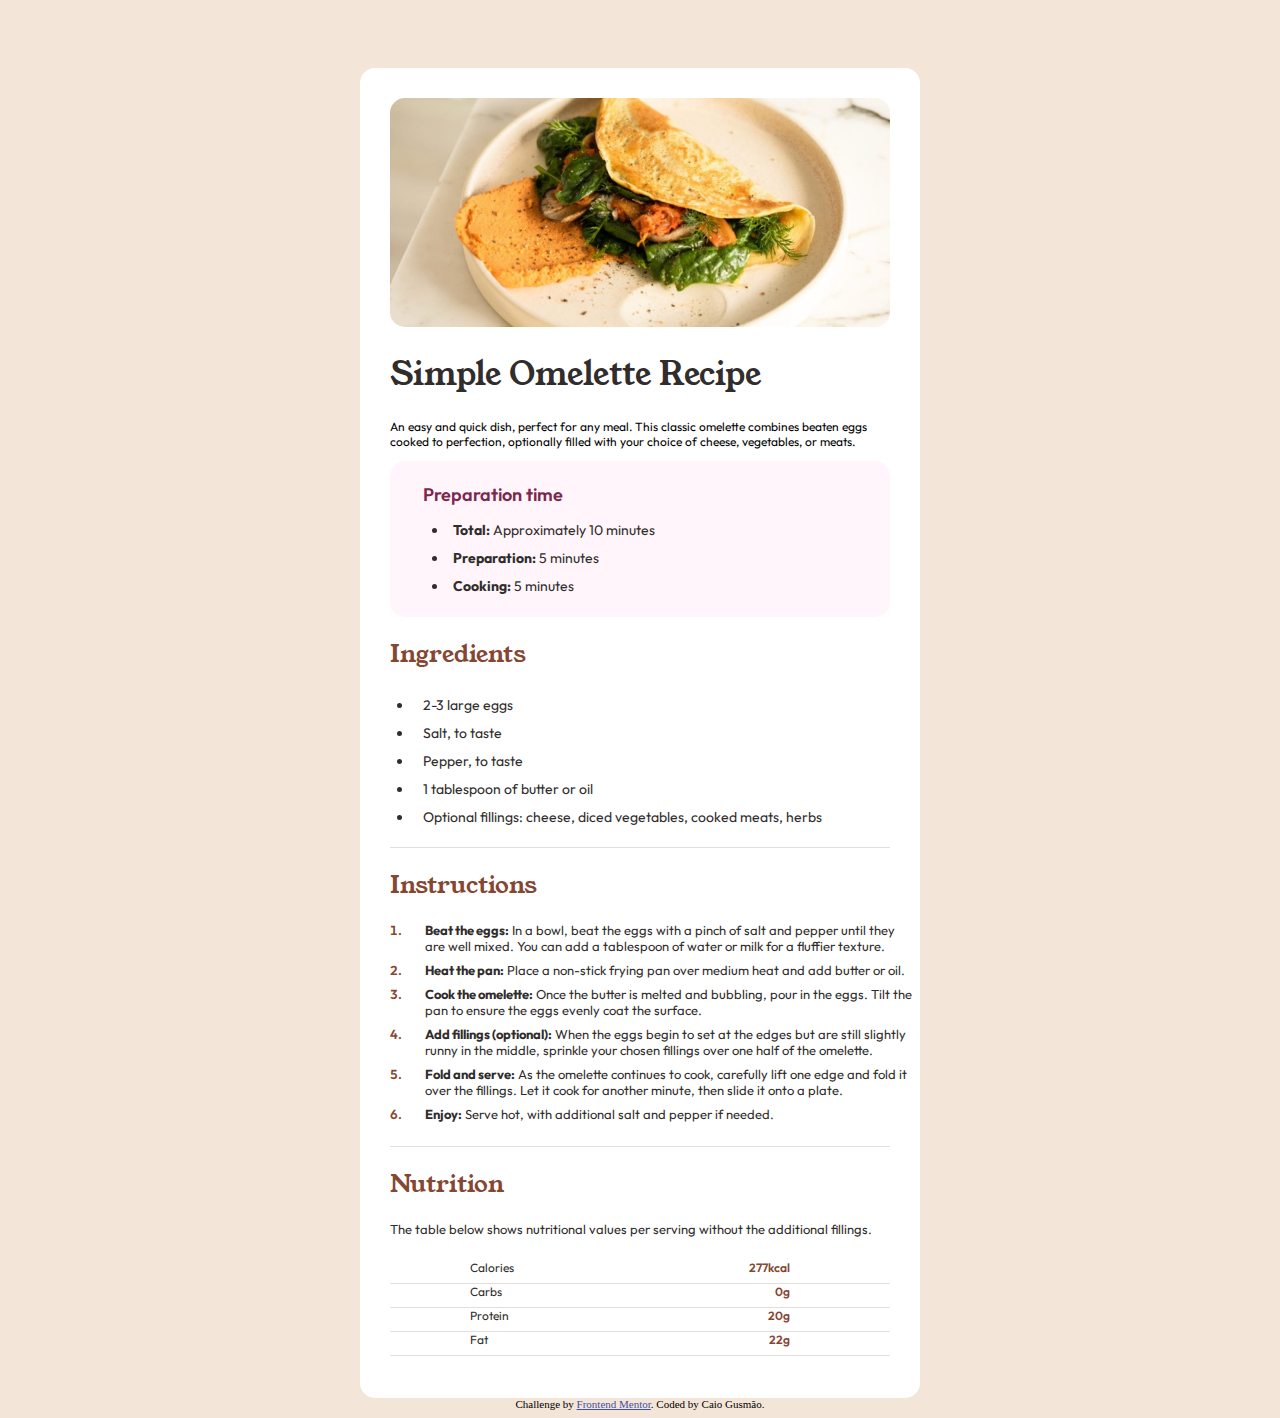
<file: index.html>
<!DOCTYPE html>
<html lang="en">

<head>
  <meta charset="UTF-8">
  <meta name="viewport" content="width=device-width, initial-scale=1.0"> <!-- displays site properly based on user's device -->
  <link rel="stylesheet" href="./recipe-page-main/style.css">
  <link rel="icon" type="image/png" sizes="32x32" href="./recipe-page-main/assets/images/favicon-32x32.png">
  <link rel="preconnect" href="https://fonts.googleapis.com">
  <link rel="preconnect" href="https://fonts.gstatic.com" crossorigin>
  <link href="https://fonts.googleapis.com/css2?family=Outfit:wght@100..900&family=Young+Serif&display=swap" rel="stylesheet">
  <title>Frontend Mentor | Recipe page</title>

  <!-- Feel free to remove these styles or customise in your own stylesheet 👍 -->
  <style>
    .attribution {
      font-size: 11px;
      text-align: center;
    }

    .attribution a {
      color: hsl(228, 45%, 44%);
    }
  </style>
</head>

<body>
  <div class="container">
    <img src="./Imagens/image-omelette.jpeg" alt="">
    <h1>Simple Omelette Recipe</h1>
    <p>An easy and quick dish, perfect for any meal. This classic omelette combines beaten eggs cooked
      to perfection, optionally filled with your choice of cheese, vegetables, or meats.</p>
    <div class="tempo-de-preparacao">
      <h2>Preparation time</h2>
      <ul>
        <li><strong>Total:</strong> Approximately 10 minutes</li>
        <li><strong>Preparation:</strong> 5 minutes</li>
        <li><strong>Cooking:</strong> 5 minutes</li>
      </ul>
    </div>
    <div class="ingredients">
      <h2>Ingredients</h2>
      <ul>
        <li>2-3 large eggs</li>
        <li>Salt, to taste</li>
        <li>Pepper, to taste</li>
        <li>1 tablespoon of butter or oil</li>
        <li>Optional fillings: cheese, diced vegetables, cooked meats, herbs</li>
      </ul>
    </div>
    <div class="instrucoes">
      <h2>Instructions</h2>
      <ol>
        <li><strong>Beat the eggs:</strong> In a bowl, beat the eggs with a pinch of salt and pepper until they are well mixed.
          You can add a tablespoon of water or milk for a fluffier texture.</li>

        <li><strong>Heat the pan:</strong> Place a non-stick frying pan over medium heat and add butter or oil.</li>

        <li><strong>Cook the omelette:</strong> Once the butter is melted and bubbling, pour in the eggs. Tilt the pan to ensure
          the eggs evenly coat the surface.</li>

        <li><strong>Add fillings (optional):</strong> When the eggs begin to set at the edges but are still slightly runny in the
          middle, sprinkle your chosen fillings over one half of the omelette.</li>

        <li><strong>Fold and serve:</strong> As the omelette continues to cook, carefully lift one edge and fold it over the
          fillings. Let it cook for another minute, then slide it onto a plate.</li>

        <li><strong>Enjoy:</strong> Serve hot, with additional salt and pepper if needed.</li>
      </ol>
    </div>
    <h2>Nutrition</h2>
    <p class="nutrition">The table below shows nutritional values per serving without the additional fillings.</p>

    <section class="table">
      <div class="item"><span class="grey-color">Calories</span>
        <span class="info">
          277kcal
        </span>
      </div>
      <div class="item"><span class="grey-color">Carbs</span>
        <span class="info">0g</span>
      </div>
      <div class="item"><span class="grey-color">Protein</span>
        <span class="info">20g</span>
      </div>
      <div class="item"><span class="grey-color">Fat</span>
        <span class="info">22g</span>
      </div>
    </section>
  </div>
  <div class="attribution">
    Challenge by <a href="https://www.frontendmentor.io?ref=challenge" target="_blank">Frontend Mentor</a>.
    Coded by Caio Gusmão.
  </div>
</body>

</html>
</file>
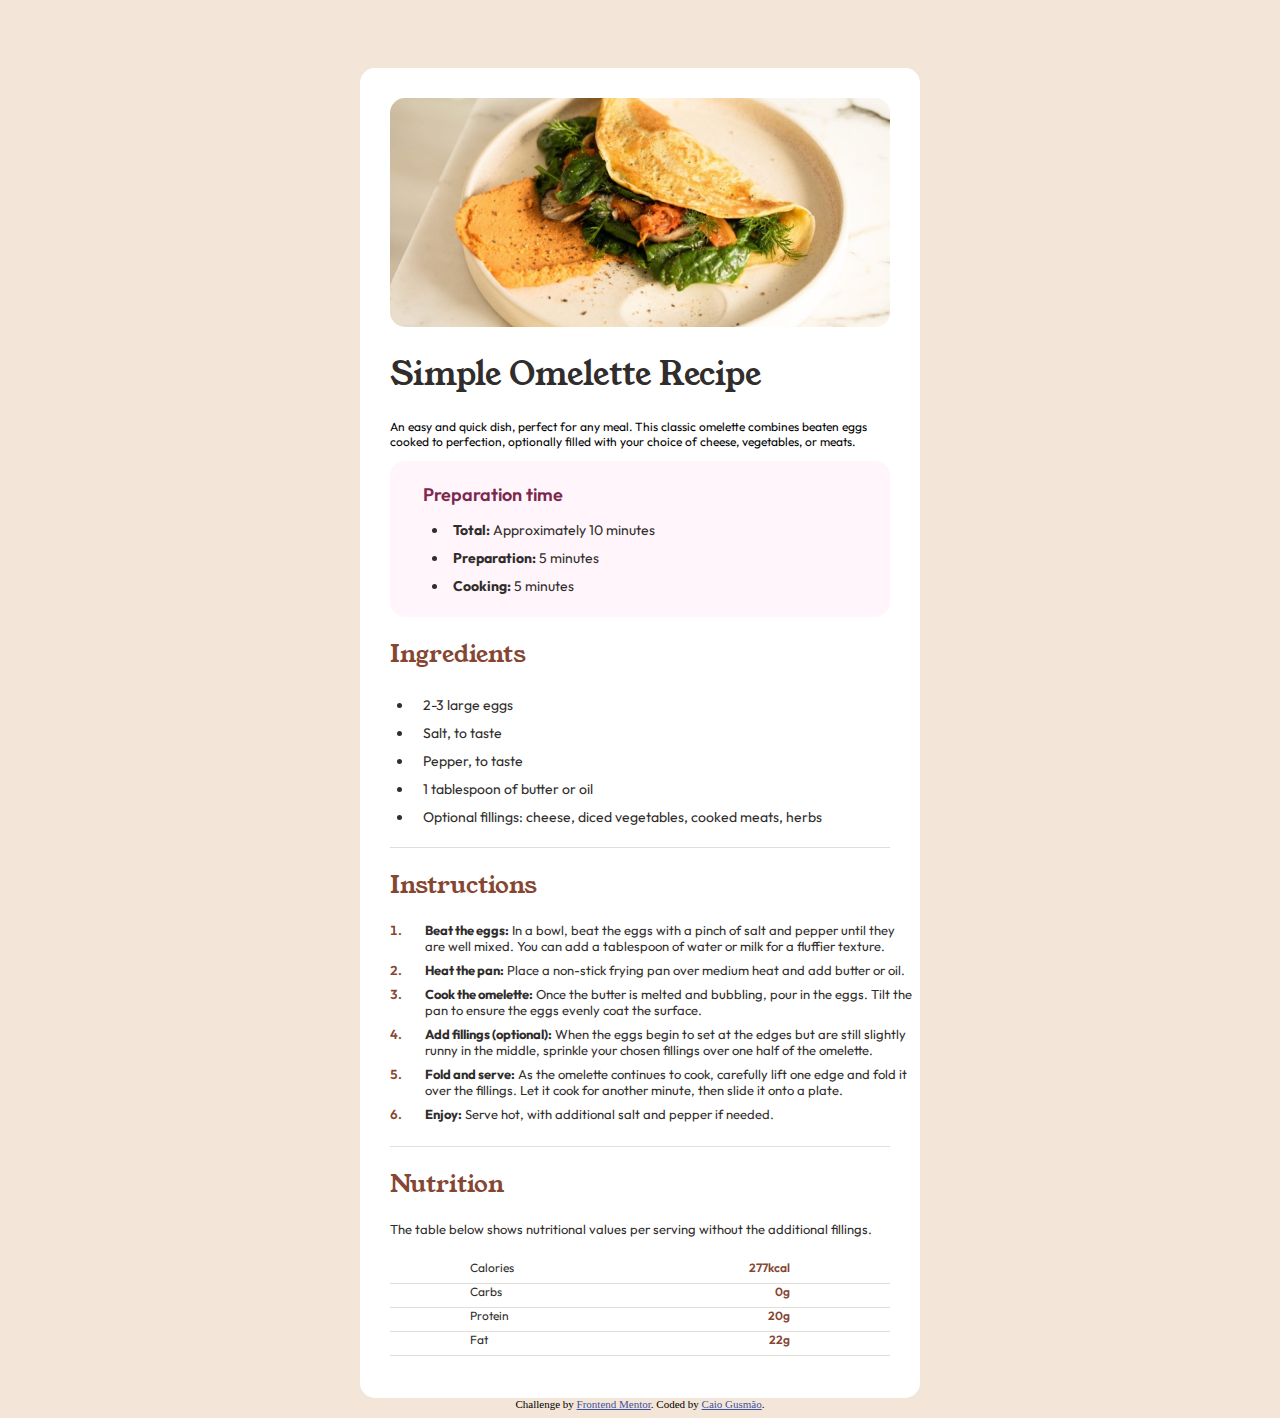
<file: recipe-page-main/index.html>
<!DOCTYPE html>
<html lang="en">

<head>
  <meta charset="UTF-8">
  <meta name="viewport" content="width=device-width, initial-scale=1.0"> <!-- displays site properly based on user's device -->
  <link rel="stylesheet" href="style.css">
  <link rel="icon" type="image/png" sizes="32x32" href="./assets/images/favicon-32x32.png">
  <link rel="preconnect" href="https://fonts.googleapis.com">
  <link rel="preconnect" href="https://fonts.gstatic.com" crossorigin>
  <link href="https://fonts.googleapis.com/css2?family=Outfit:wght@100..900&family=Young+Serif&display=swap" rel="stylesheet">
  <title>Frontend Mentor | Recipe page</title>

  <!-- Feel free to remove these styles or customise in your own stylesheet 👍 -->
  <style>
    .attribution {
      font-size: 11px;
      text-align: center;
    }

    .attribution a {
      color: hsl(228, 45%, 44%);
    }
  </style>
</head>

<body>
  <div class="container">
    <img src="../Imagens/image-omelette.jpeg" alt="">
    <h1>Simple Omelette Recipe</h1>
    <p>An easy and quick dish, perfect for any meal. This classic omelette combines beaten eggs cooked
      to perfection, optionally filled with your choice of cheese, vegetables, or meats.</p>
    <div class="tempo-de-preparacao">
      <h2>Preparation time</h2>
      <ul>
        <li><strong>Total:</strong> Approximately 10 minutes</li>
        <li><strong>Preparation:</strong> 5 minutes</li>
        <li><strong>Cooking:</strong> 5 minutes</li>
      </ul>
    </div>
    <div class="ingredients">
      <h2>Ingredients</h2>
      <ul>
        <li>2-3 large eggs</li>
        <li>Salt, to taste</li>
        <li>Pepper, to taste</li>
        <li>1 tablespoon of butter or oil</li>
        <li>Optional fillings: cheese, diced vegetables, cooked meats, herbs</li>
      </ul>
    </div>
    <div class="instrucoes">
      <h2>Instructions</h2>
      <ol>
        <li><strong>Beat the eggs:</strong> In a bowl, beat the eggs with a pinch of salt and pepper until they are well mixed.
          You can add a tablespoon of water or milk for a fluffier texture.</li>

        <li><strong>Heat the pan:</strong> Place a non-stick frying pan over medium heat and add butter or oil.</li>

        <li><strong>Cook the omelette:</strong> Once the butter is melted and bubbling, pour in the eggs. Tilt the pan to ensure
          the eggs evenly coat the surface.</li>

        <li><strong>Add fillings (optional):</strong> When the eggs begin to set at the edges but are still slightly runny in the
          middle, sprinkle your chosen fillings over one half of the omelette.</li>

        <li><strong>Fold and serve:</strong> As the omelette continues to cook, carefully lift one edge and fold it over the
          fillings. Let it cook for another minute, then slide it onto a plate.</li>

        <li><strong>Enjoy:</strong> Serve hot, with additional salt and pepper if needed.</li>
      </ol>
    </div>
    <h2>Nutrition</h2>
    <p class="nutrition">The table below shows nutritional values per serving without the additional fillings.</p>

    <section class="table">
      <div class="item"><span class="grey-color">Calories</span>
        <span class="info">
          277kcal
        </span>
      </div>
      <div class="item"><span class="grey-color">Carbs</span>
        <span class="info">0g</span>
      </div>
      <div class="item"><span class="grey-color">Protein</span>
        <span class="info">20g</span>
      </div>
      <div class="item"><span class="grey-color">Fat</span>
        <span class="info">22g</span>
      </div>
    </section>
  </div>
  <div class="attribution">
    Challenge by <a href="https://www.frontendmentor.io?ref=challenge" target="_blank">Frontend Mentor</a>.
    Coded by <a href="#">Caio Gusmão</a>.
  </div>
</body>

</html>
</file>
<file: recipe-page-main/style.css>
h1 {
  font-family: "Young Serif";
  font-weight: 200;
  color: hsl(24, 5%, 18%);
}

p {
  font-family: "Outfit";
  font-size: 12px;
}

.tempo-de-preparacao li {
  padding-left: 5px;
  margin: 10px;
}

.tempo-de-preparacao ul {
  font-family: "Outfit";
  color: hsl(24, 5%, 18%);
  font-size: 14px;
}

.tempo-de-preparacao h2 {
  font-family: "Outfit";
  padding-left: 25px;
  font-weight: 600;
  color: hsl(332, 51%, 32%);
  font-size: 18px;
}

.instrucoes li {
  margin: 0 -25px;
  padding-left: 20px;
  font-family: "Outfit";
  font-size: 13px;
  padding-bottom: 8px;
  color: hsl(24, 5%, 18%);
}

.instrucoes li::marker {
  color: hsl(14, 45%, 36%);
  font-weight: 600;
}

.instrucoes {
  border-bottom: 1px solid;
  color: hsl(30, 18%, 87%);
}

h2 {
  font-family: "Young Serif";
  font-weight: 200;
  color: hsl(14, 45%, 36%);
}

.ingredients {
  border-bottom: 1px solid;
  color: hsl(30, 18%, 87%);
}

.ingredients li {
  margin: 0 -17px;
  padding-left: 10px;
  font-family: "Outfit";
  color: hsl(24, 5%, 18%);
  font-size: 14px;
  line-height: 2em;
}

.nutrition {
  font-size: 13px;
  color: hsl(24, 5%, 18%);
  padding-bottom: 10px;
}

.table {
  font-family: "Outfit";
  color: hsl(24, 5%, 18%);
  font-size: 12px;
}

.item {
  border-bottom: 1px solid;
  border-bottom-color: hsl(30, 18%, 87%);
  padding-bottom: 8px;
  display: flex;
  flex-direction: row;
  justify-content: space-between;
  padding-left: 80px;
}

.info {
  color: hsl(14, 45%, 36%);
  font-weight: 600;
  align-self: center;
  display: flex;
  display: inline;
  padding-right: 100px;
}
.grey-color {
  max-width: 1000px;
}

.tempo-de-preparacao {
  background-color: hsl(330, 100%, 98%);
  padding: 8px;
  border-radius: 15px;
}

body {
  background-color: hsl(30, 54%, 90%);
  padding-top: 60px;
}

#root {
  max-width: 1400px;
  margin: 0 auto;
}

.container {
  background-color: white;
  width: 500px;
  height: 1270px;
  padding: 30px;
  margin: 0 auto;
  border-radius: 15px;
}

img {
  width: 500px;
  border-radius: 15px;
}
</file>
